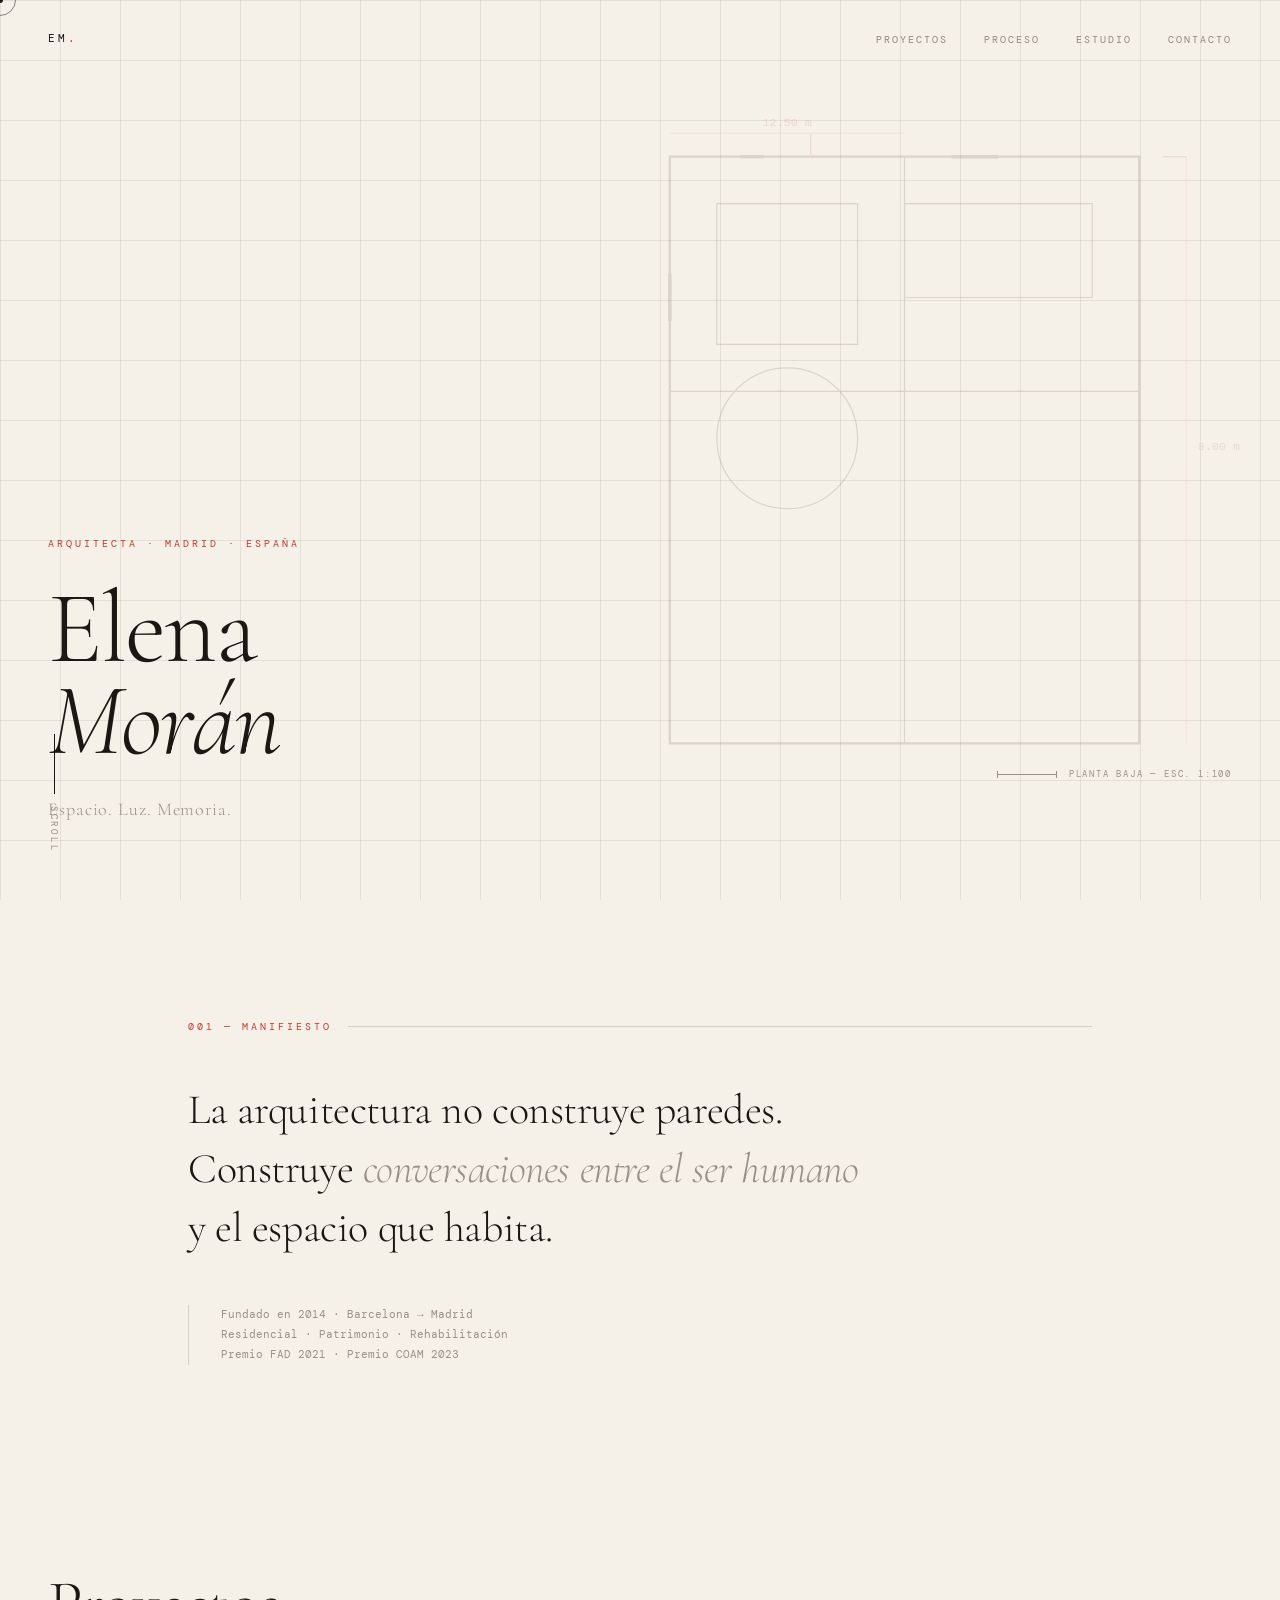
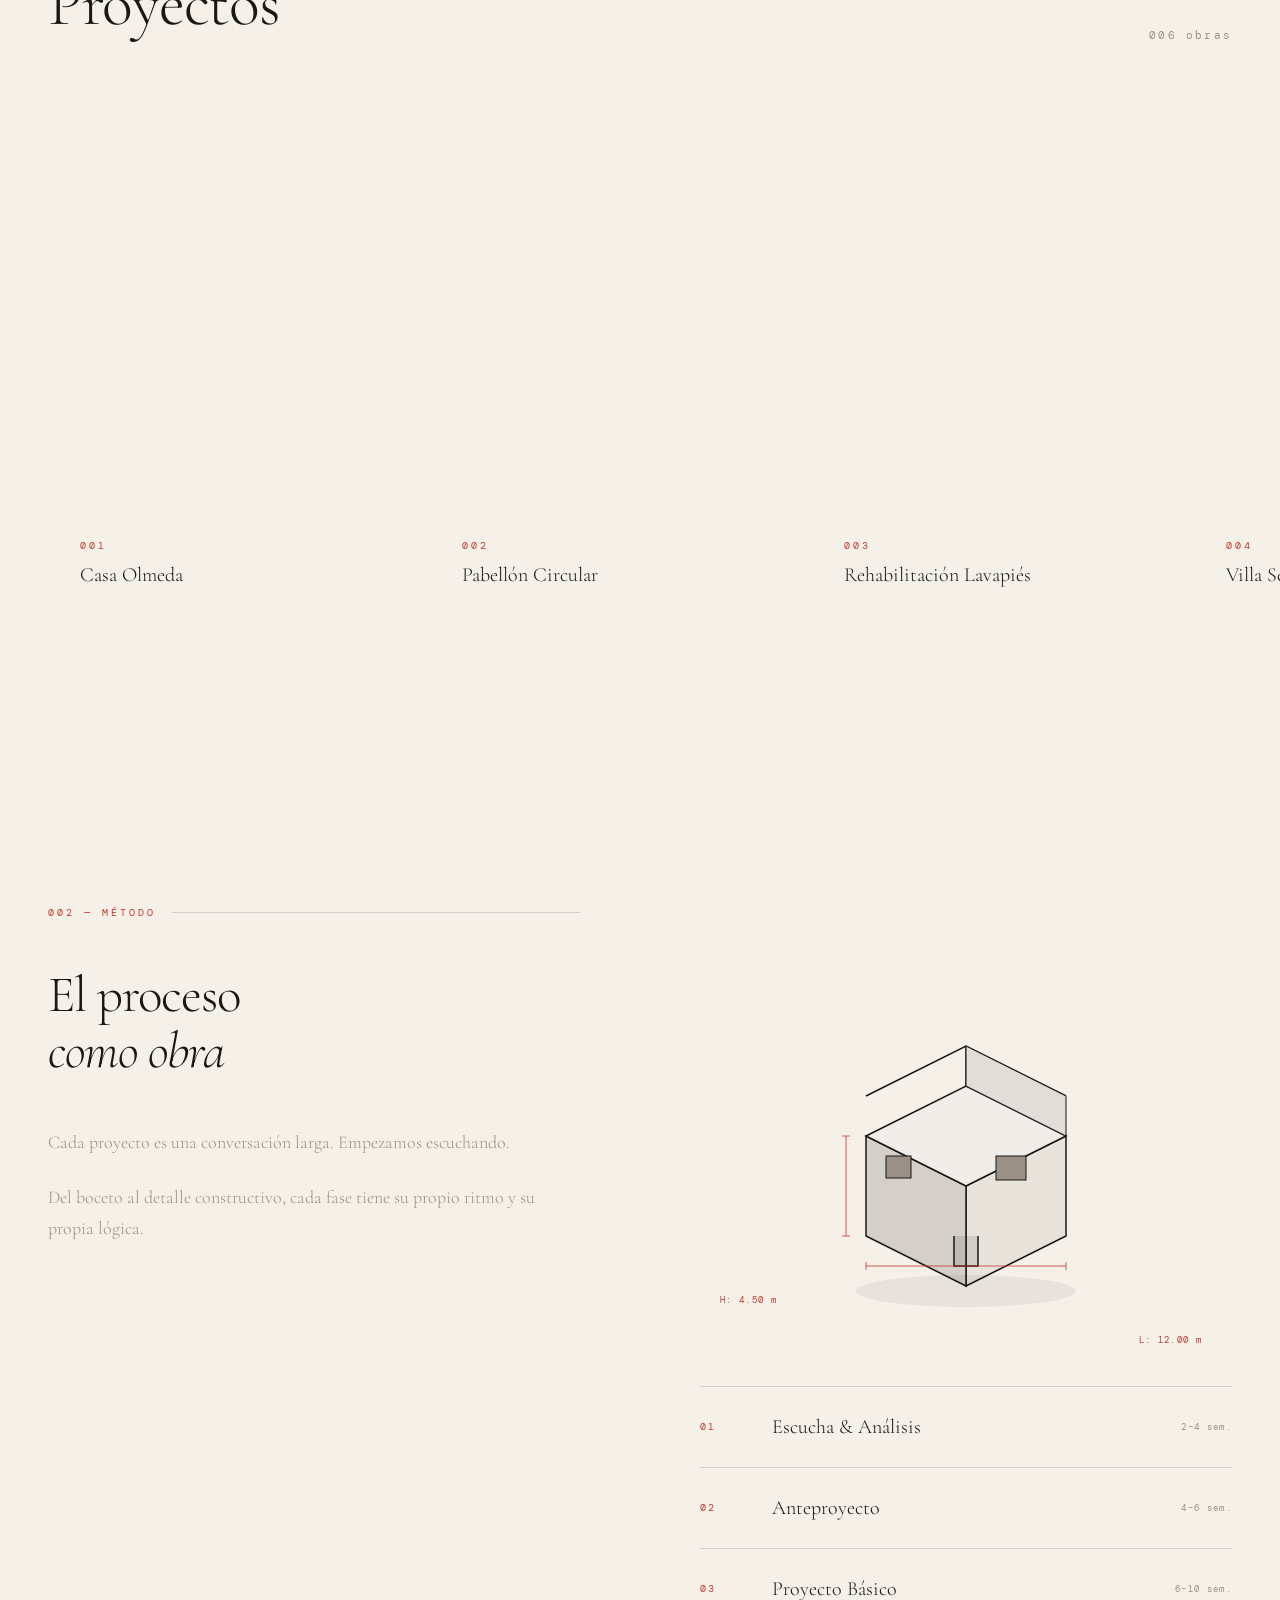
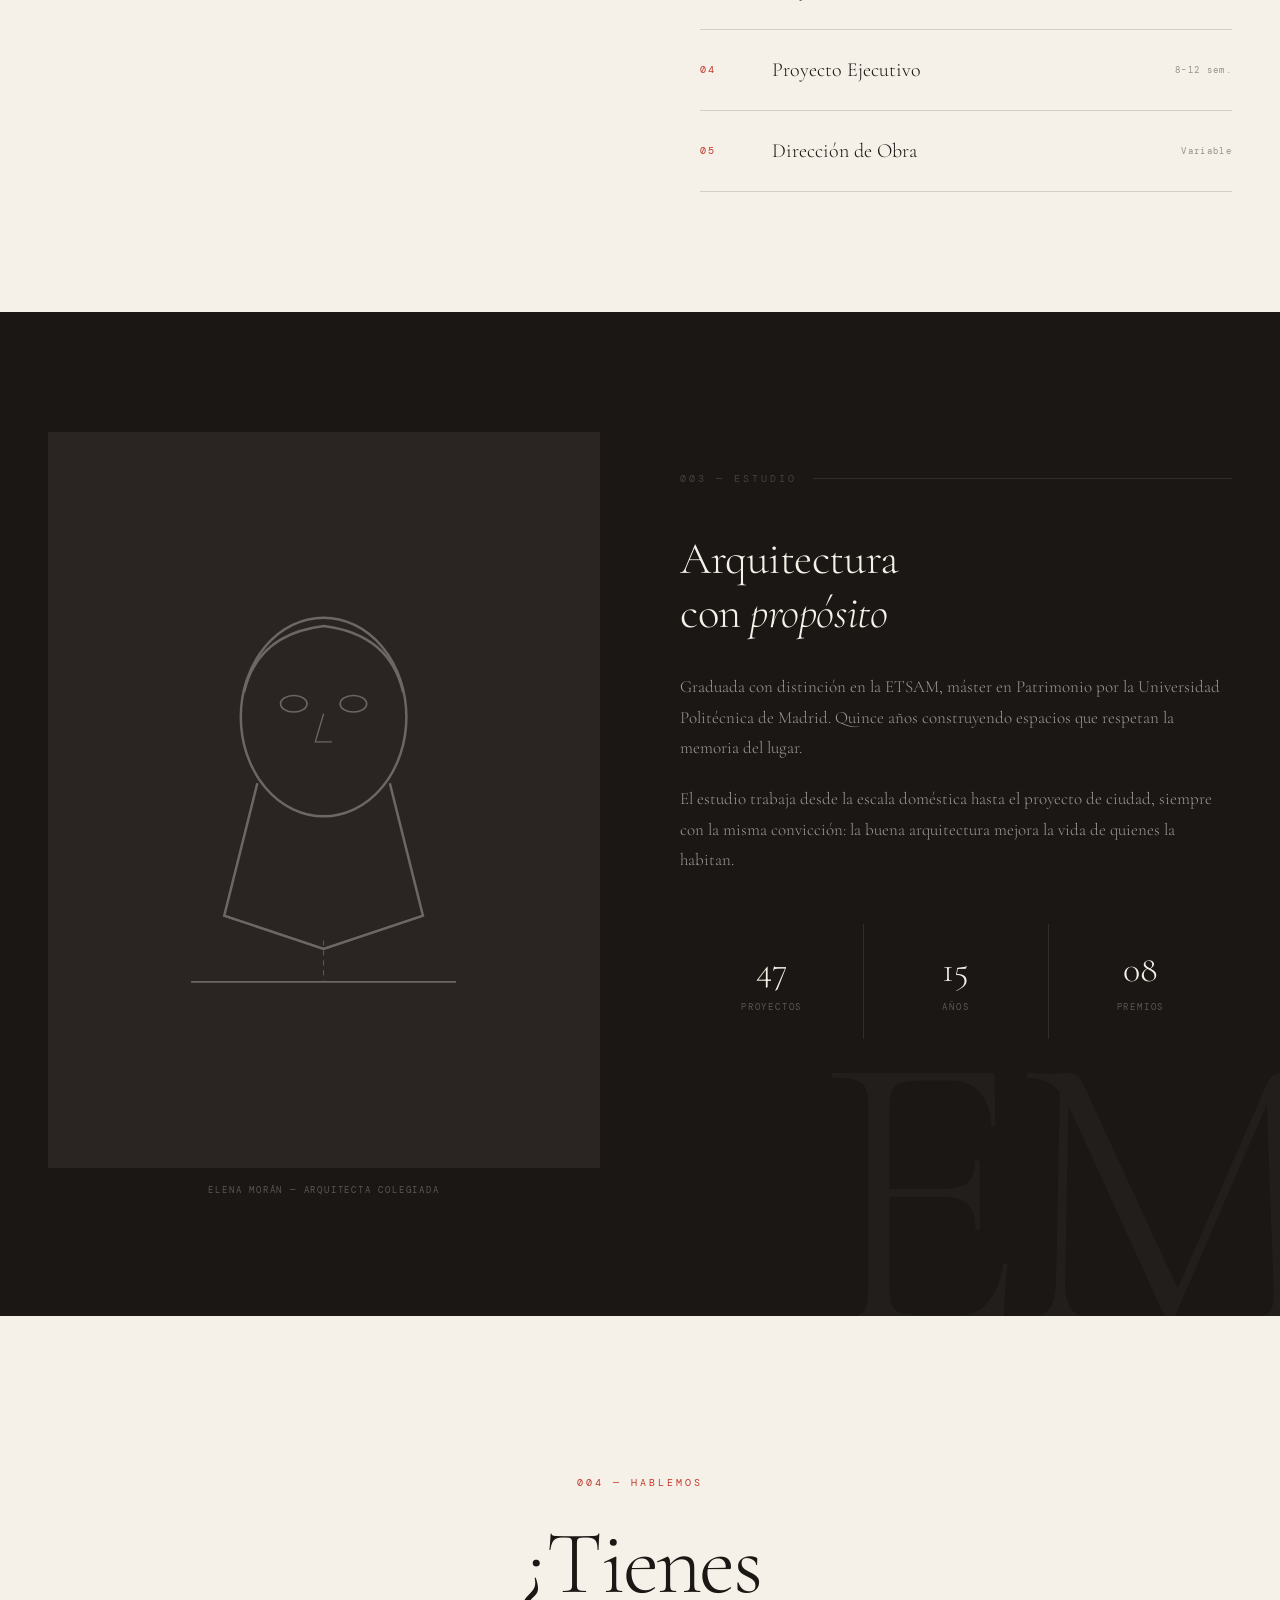
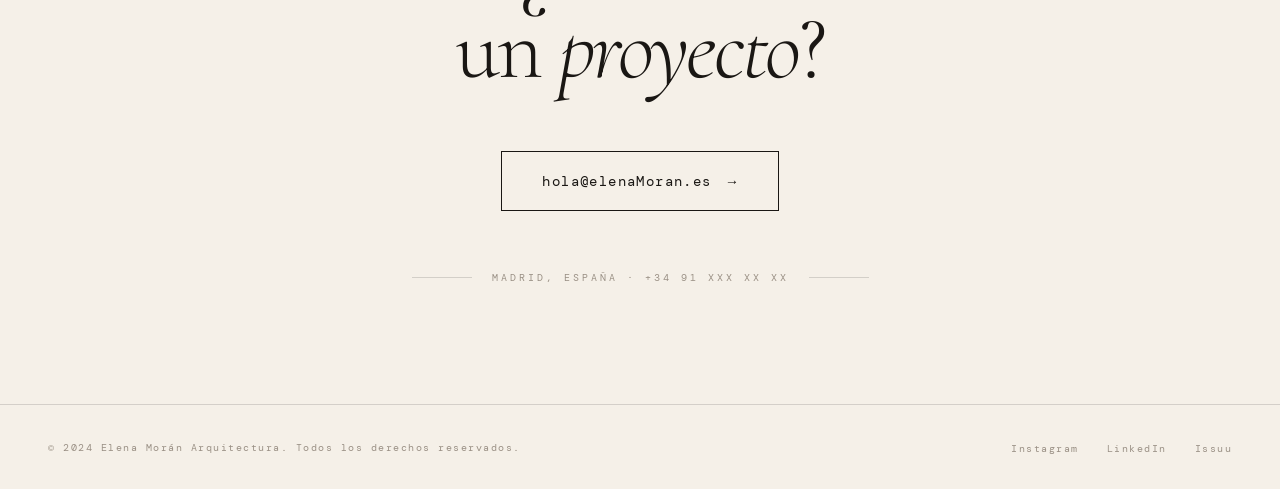
<file: ejemplo.html>
<!DOCTYPE html>
<html lang="es">
<head>
<meta charset="UTF-8">
<meta name="viewport" content="width=device-width, initial-scale=1.0">
<title>Elena Morán — Arquitecta</title>
<link rel="preconnect" href="https://fonts.googleapis.com">
<link href="https://fonts.googleapis.com/css2?family=Cormorant+Garamond:ital,wght@0,300;0,400;1,300;1,400&family=DM+Mono:wght@300;400&display=swap" rel="stylesheet">
<style>
  :root {
    --paper: #F5F0E8;
    --ink: #1A1714;
    --red: #C1392B;
    --warm-gray: #9A9085;
    --line: rgba(26,23,20,0.15);
    --rule: rgba(26,23,20,0.08);
  }

  *, *::before, *::after { margin: 0; padding: 0; box-sizing: border-box; }

  html { scroll-behavior: smooth; }

  body {
    background: var(--paper);
    color: var(--ink);
    font-family: 'Cormorant Garamond', Georgia, serif;
    overflow-x: hidden;
    cursor: none;
  }

  /* CUSTOM CURSOR */
  .cursor {
    position: fixed;
    width: 6px; height: 6px;
    background: var(--ink);
    border-radius: 50%;
    pointer-events: none;
    z-index: 9999;
    transform: translate(-50%, -50%);
    transition: width .2s, height .2s, background .2s;
  }
  .cursor-ring {
    position: fixed;
    width: 32px; height: 32px;
    border: 1px solid var(--ink);
    border-radius: 50%;
    pointer-events: none;
    z-index: 9998;
    transform: translate(-50%, -50%);
    transition: all .15s ease;
    opacity: .5;
  }
  body:has(a:hover) .cursor, body:has(button:hover) .cursor { width: 14px; height: 14px; background: var(--red); }
  body:has(a:hover) .cursor-ring, body:has(button:hover) .cursor-ring { opacity: 0; }

  /* BLUEPRINT GRID BACKGROUND */
  .blueprint-bg {
    position: fixed; inset: 0; z-index: 0;
    background-image:
      linear-gradient(var(--rule) 1px, transparent 1px),
      linear-gradient(90deg, var(--rule) 1px, transparent 1px);
    background-size: 60px 60px;
    pointer-events: none;
  }

  /* ===== LOADER ===== */
  #loader {
    position: fixed; inset: 0; z-index: 1000;
    background: var(--ink);
    display: flex; align-items: center; justify-content: center;
    flex-direction: column;
    gap: 24px;
  }
  .loader-line {
    width: 0; height: 1px;
    background: var(--paper);
    animation: drawLine 1.8s ease forwards;
  }
  @keyframes drawLine {
    to { width: 240px; }
  }
  .loader-text {
    font-family: 'DM Mono', monospace;
    font-size: 11px;
    color: var(--paper);
    letter-spacing: .3em;
    opacity: 0;
    animation: fadeIn .6s ease 1.2s forwards;
  }
  @keyframes fadeIn { to { opacity: 1; } }

  /* ===== NAV ===== */
  nav {
    position: fixed; top: 0; left: 0; right: 0; z-index: 100;
    padding: 28px 48px;
    display: flex; justify-content: space-between; align-items: center;
    mix-blend-mode: multiply;
  }
  .nav-logo {
    font-family: 'DM Mono', monospace;
    font-size: 11px;
    letter-spacing: .25em;
    color: var(--ink);
    text-decoration: none;
  }
  .nav-logo span { color: var(--red); }
  .nav-links { display: flex; gap: 36px; list-style: none; }
  .nav-links a {
    font-family: 'DM Mono', monospace;
    font-size: 10px;
    letter-spacing: .2em;
    color: var(--warm-gray);
    text-decoration: none;
    transition: color .2s;
    text-transform: uppercase;
  }
  .nav-links a:hover { color: var(--ink); }

  /* ===== SECTIONS ===== */
  section { position: relative; z-index: 1; }

  /* ===== HERO ===== */
  #hero {
    min-height: 100vh;
    display: grid;
    grid-template-columns: 1fr 1fr;
    align-items: end;
    padding: 0 48px 80px;
    position: relative;
    overflow: hidden;
  }

  /* Animated floor plan drawing */
  .floor-plan {
    position: absolute;
    right: 0; top: 0;
    width: 55%;
    height: 100%;
    opacity: .12;
  }
  .floor-plan svg {
    width: 100%; height: 100%;
  }
  .draw-line {
    stroke-dasharray: 2000;
    stroke-dashoffset: 2000;
    animation: draw 4s ease 2s forwards;
  }
  @keyframes draw {
    to { stroke-dashoffset: 0; }
  }

  .hero-left {
    padding-bottom: 0;
  }
  .hero-tag {
    font-family: 'DM Mono', monospace;
    font-size: 10px;
    letter-spacing: .3em;
    color: var(--red);
    text-transform: uppercase;
    margin-bottom: 32px;
    opacity: 0;
    animation: slideUp .8s ease 2s forwards;
  }
  @keyframes slideUp {
    from { opacity: 0; transform: translateY(16px); }
    to { opacity: 1; transform: translateY(0); }
  }
  .hero-name {
    font-size: clamp(72px, 8vw, 120px);
    font-weight: 300;
    line-height: .9;
    letter-spacing: -.02em;
    opacity: 0;
    animation: slideUp .8s ease 2.2s forwards;
  }
  .hero-name em {
    font-style: italic;
    display: block;
  }
  .hero-role {
    margin-top: 32px;
    font-size: 18px;
    font-weight: 300;
    color: var(--warm-gray);
    letter-spacing: .05em;
    opacity: 0;
    animation: slideUp .8s ease 2.4s forwards;
  }

  /* Measurement annotation */
  .hero-annotation {
    position: absolute;
    bottom: 120px; right: 48px;
    display: flex; align-items: center; gap: 12px;
    opacity: 0;
    animation: fadeIn .6s ease 3s forwards;
  }
  .annotation-line {
    width: 60px; height: 1px;
    background: var(--warm-gray);
    position: relative;
  }
  .annotation-line::before, .annotation-line::after {
    content: '';
    position: absolute;
    top: -3px;
    width: 1px; height: 7px;
    background: var(--warm-gray);
  }
  .annotation-line::before { left: 0; }
  .annotation-line::after { right: 0; }
  .annotation-text {
    font-family: 'DM Mono', monospace;
    font-size: 9px;
    color: var(--warm-gray);
    letter-spacing: .2em;
  }

  /* Scroll indicator */
  .scroll-indicator {
    position: absolute;
    left: 48px; bottom: 48px;
    display: flex; flex-direction: column; align-items: center; gap: 12px;
    opacity: 0;
    animation: fadeIn .6s ease 3.2s forwards;
  }
  .scroll-line {
    width: 1px; height: 60px;
    background: var(--ink);
    position: relative;
    overflow: hidden;
  }
  .scroll-line::after {
    content: '';
    position: absolute;
    top: -60px; left: 0;
    width: 1px; height: 60px;
    background: var(--red);
    animation: scrollDown 1.8s ease-in-out infinite 3.5s;
  }
  @keyframes scrollDown {
    to { top: 120px; }
  }
  .scroll-text {
    font-family: 'DM Mono', monospace;
    font-size: 9px;
    letter-spacing: .3em;
    color: var(--warm-gray);
    writing-mode: vertical-rl;
    text-transform: uppercase;
  }

  /* ===== STATEMENT ===== */
  #statement {
    padding: 120px 48px;
    max-width: 1000px;
    margin: 0 auto;
  }
  .section-number {
    font-family: 'DM Mono', monospace;
    font-size: 10px;
    color: var(--red);
    letter-spacing: .3em;
    margin-bottom: 48px;
    display: flex; align-items: center; gap: 16px;
  }
  .section-number::after {
    content: '';
    flex: 1; height: 1px;
    background: var(--line);
  }
  .statement-text {
    font-size: clamp(28px, 3.5vw, 42px);
    font-weight: 300;
    line-height: 1.4;
    letter-spacing: -.01em;
  }
  .statement-text em { font-style: italic; color: var(--warm-gray); }
  .statement-aside {
    margin-top: 48px;
    padding-left: 32px;
    border-left: 1px solid var(--line);
    font-family: 'DM Mono', monospace;
    font-size: 11px;
    color: var(--warm-gray);
    line-height: 1.8;
  }

  /* ===== PROYECTOS ===== */
  #proyectos {
    padding: 80px 0 160px;
  }
  .projects-header {
    padding: 0 48px 64px;
    display: flex; justify-content: space-between; align-items: flex-end;
  }
  .projects-header h2 {
    font-size: clamp(48px, 5vw, 72px);
    font-weight: 300;
    letter-spacing: -.02em;
  }
  .projects-count {
    font-family: 'DM Mono', monospace;
    font-size: 11px;
    color: var(--warm-gray);
    letter-spacing: .2em;
  }

  /* Horizontal scroll de proyectos */
  .projects-track {
    display: flex;
    gap: 2px;
    padding: 0 48px;
    overflow-x: auto;
    scrollbar-width: none;
    cursor: ew-resize;
  }
  .projects-track::-webkit-scrollbar { display: none; }

  .project-card {
    flex: 0 0 380px;
    height: 520px;
    position: relative;
    overflow: hidden;
    background: var(--ink);
  }
  .project-card::before {
    content: '';
    position: absolute; inset: 0;
    background: var(--paper);
    transform: scaleX(1);
    transform-origin: right;
    transition: transform .6s cubic-bezier(.76,0,.24,1);
    z-index: 1;
  }
  .project-card:hover::before { transform: scaleX(0); }

  .project-visual {
    position: absolute; inset: 0;
    display: flex; align-items: center; justify-content: center;
  }
  .project-visual svg {
    width: 70%; height: 70%;
    opacity: .15;
    transition: opacity .6s;
  }
  .project-card:hover .project-visual svg { opacity: .4; }

  .project-info {
    position: absolute;
    bottom: 0; left: 0; right: 0;
    padding: 32px;
    z-index: 2;
    color: var(--paper);
    transform: translateY(20px);
    opacity: 0;
    transition: all .4s ease .2s;
  }
  .project-card:hover .project-info { transform: translateY(0); opacity: 1; }

  .project-number {
    font-family: 'DM Mono', monospace;
    font-size: 10px;
    letter-spacing: .3em;
    color: var(--red);
    margin-bottom: 12px;
  }
  .project-title {
    font-size: 28px;
    font-weight: 300;
    line-height: 1.1;
    margin-bottom: 8px;
  }
  .project-meta {
    font-family: 'DM Mono', monospace;
    font-size: 10px;
    color: rgba(245,240,232,.5);
    letter-spacing: .15em;
  }

  /* Cover label (visible before hover) */
  .project-cover-label {
    position: absolute;
    bottom: 32px; left: 32px;
    z-index: 2;
    transition: opacity .3s;
  }
  .project-card:hover .project-cover-label { opacity: 0; }
  .project-cover-label .project-number { color: var(--red); }
  .project-cover-label .project-title { color: var(--ink); font-size: 20px; }

  /* ===== PROCESO ===== */
  #proceso {
    padding: 120px 48px;
    display: grid;
    grid-template-columns: 1fr 1fr;
    gap: 120px;
    align-items: start;
  }
  .proceso-left h2 {
    font-size: clamp(40px, 4vw, 64px);
    font-weight: 300;
    line-height: 1.1;
    letter-spacing: -.02em;
    margin-bottom: 48px;
  }
  .proceso-left p {
    font-size: 18px;
    font-weight: 300;
    line-height: 1.7;
    color: var(--warm-gray);
    margin-bottom: 24px;
  }

  .phases {
    display: flex;
    flex-direction: column;
    gap: 0;
  }
  .phase {
    padding: 28px 0;
    border-top: 1px solid var(--line);
    display: grid;
    grid-template-columns: 48px 1fr 80px;
    gap: 24px;
    align-items: center;
    transition: all .2s;
    cursor: default;
  }
  .phase:hover { padding-left: 12px; }
  .phase-num {
    font-family: 'DM Mono', monospace;
    font-size: 10px;
    color: var(--red);
    letter-spacing: .2em;
  }
  .phase-name {
    font-size: 20px;
    font-weight: 300;
  }
  .phase-dur {
    font-family: 'DM Mono', monospace;
    font-size: 9px;
    color: var(--warm-gray);
    letter-spacing: .15em;
    text-align: right;
  }
  .phase:last-child { border-bottom: 1px solid var(--line); }

  /* Axonometric building animation */
  .axo-container {
    position: relative;
    height: 480px;
    display: flex; align-items: center; justify-content: center;
  }
  .axo-svg {
    width: 100%;
    max-width: 400px;
  }
  .axo-face {
    transform-origin: center;
    animation: buildUp .8s ease both;
  }
  .axo-face-1 { animation-delay: .2s; }
  .axo-face-2 { animation-delay: .4s; }
  .axo-face-3 { animation-delay: .6s; }
  .axo-detail { animation-delay: .9s; }
  @keyframes buildUp {
    from { opacity: 0; transform: translateY(20px); }
    to { opacity: 1; transform: translateY(0); }
  }
  .axo-dimension {
    position: absolute;
    font-family: 'DM Mono', monospace;
    font-size: 9px;
    color: var(--red);
    letter-spacing: .15em;
  }
  .axo-dim-1 { bottom: 80px; left: 20px; }
  .axo-dim-2 { bottom: 40px; right: 30px; }

  /* ===== ABOUT ===== */
  #about {
    padding: 120px 48px;
    background: var(--ink);
    display: grid;
    grid-template-columns: 1fr 1fr;
    gap: 80px;
    position: relative;
    overflow: hidden;
  }
  #about::before {
    content: 'EM';
    position: absolute;
    font-size: 400px;
    font-weight: 300;
    color: rgba(245,240,232,.03);
    right: -40px; bottom: -80px;
    line-height: 1;
    pointer-events: none;
    letter-spacing: -.05em;
  }
  .about-photo {
    position: relative;
  }
  .photo-frame {
    width: 100%;
    aspect-ratio: 3/4;
    background: #2A2522;
    position: relative;
    overflow: hidden;
  }
  /* Sketched portrait effect */
  .photo-sketch {
    position: absolute; inset: 0;
    display: flex; align-items: center; justify-content: center;
  }
  .photo-sketch svg {
    width: 60%; height: 60%;
    opacity: .3;
  }
  .photo-caption {
    margin-top: 16px;
    font-family: 'DM Mono', monospace;
    font-size: 9px;
    color: rgba(245,240,232,.3);
    letter-spacing: .2em;
    text-align: center;
  }

  .about-content { padding-top: 40px; }
  .about-content .section-number { color: rgba(245,240,232,.2); }
  .about-content .section-number::after { background: rgba(245,240,232,.1); }
  .about-content h2 {
    font-size: clamp(36px, 3.5vw, 52px);
    font-weight: 300;
    color: var(--paper);
    line-height: 1.2;
    margin-bottom: 32px;
    letter-spacing: -.01em;
  }
  .about-content p {
    font-size: 17px;
    font-weight: 300;
    color: rgba(245,240,232,.6);
    line-height: 1.8;
    margin-bottom: 20px;
  }
  .about-stats {
    margin-top: 48px;
    display: grid;
    grid-template-columns: repeat(3, 1fr);
    gap: 1px;
    background: rgba(245,240,232,.1);
  }
  .stat {
    background: var(--ink);
    padding: 24px 20px;
    text-align: center;
  }
  .stat-num {
    font-size: 36px;
    font-weight: 300;
    color: var(--paper);
    display: block;
    margin-bottom: 4px;
  }
  .stat-label {
    font-family: 'DM Mono', monospace;
    font-size: 9px;
    color: rgba(245,240,232,.3);
    letter-spacing: .2em;
    text-transform: uppercase;
  }

  /* ===== CONTACT ===== */
  #contacto {
    padding: 160px 48px 120px;
    text-align: center;
    position: relative;
  }
  .contact-tag {
    font-family: 'DM Mono', monospace;
    font-size: 10px;
    letter-spacing: .3em;
    color: var(--red);
    text-transform: uppercase;
    margin-bottom: 32px;
    display: block;
  }
  .contact-heading {
    font-size: clamp(52px, 7vw, 96px);
    font-weight: 300;
    letter-spacing: -.03em;
    line-height: .95;
    margin-bottom: 60px;
  }
  .contact-heading em { font-style: italic; }
  .contact-email {
    display: inline-flex;
    align-items: center;
    gap: 16px;
    font-family: 'DM Mono', monospace;
    font-size: 14px;
    letter-spacing: .1em;
    color: var(--ink);
    text-decoration: none;
    padding: 20px 40px;
    border: 1px solid var(--ink);
    position: relative;
    overflow: hidden;
    transition: color .4s;
  }
  .contact-email::before {
    content: '';
    position: absolute; inset: 0;
    background: var(--ink);
    transform: translateX(-101%);
    transition: transform .4s cubic-bezier(.76,0,.24,1);
  }
  .contact-email:hover { color: var(--paper); }
  .contact-email:hover::before { transform: translateX(0); }
  .contact-email span { position: relative; z-index: 1; }
  .contact-arrow { position: relative; z-index: 1; transition: transform .3s; }
  .contact-email:hover .contact-arrow { transform: translateX(8px); }

  /* Location tag */
  .contact-location {
    margin-top: 60px;
    font-family: 'DM Mono', monospace;
    font-size: 10px;
    color: var(--warm-gray);
    letter-spacing: .3em;
    text-transform: uppercase;
    display: flex; align-items: center; justify-content: center; gap: 20px;
  }
  .contact-location::before, .contact-location::after {
    content: ''; flex: 0 0 60px; height: 1px; background: var(--line);
  }

  /* ===== FOOTER ===== */
  footer {
    padding: 32px 48px;
    border-top: 1px solid var(--line);
    display: flex; justify-content: space-between; align-items: center;
  }
  .footer-copy {
    font-family: 'DM Mono', monospace;
    font-size: 10px;
    color: var(--warm-gray);
    letter-spacing: .15em;
  }
  .footer-links { display: flex; gap: 28px; list-style: none; }
  .footer-links a {
    font-family: 'DM Mono', monospace;
    font-size: 10px;
    color: var(--warm-gray);
    text-decoration: none;
    letter-spacing: .15em;
    transition: color .2s;
  }
  .footer-links a:hover { color: var(--ink); }

  /* ===== SCROLL ANIMATIONS ===== */
  .reveal {
    opacity: 0;
    transform: translateY(32px);
    transition: opacity .8s ease, transform .8s ease;
  }
  .reveal.visible { opacity: 1; transform: translateY(0); }
  .reveal-delay-1 { transition-delay: .1s; }
  .reveal-delay-2 { transition-delay: .2s; }
  .reveal-delay-3 { transition-delay: .3s; }

  /* ===== MOBILE ===== */
  @media (max-width: 768px) {
    #hero { grid-template-columns: 1fr; padding: 100px 24px 60px; }
    .floor-plan { width: 100%; opacity: .06; }
    nav { padding: 20px 24px; }
    .nav-links { display: none; }
    #proceso { grid-template-columns: 1fr; padding: 80px 24px; gap: 60px; }
    #about { grid-template-columns: 1fr; padding: 80px 24px; }
    #contacto { padding: 100px 24px 80px; }
    footer { padding: 24px; flex-direction: column; gap: 16px; }
    .projects-track { padding: 0 24px; }
    .project-card { flex: 0 0 300px; height: 420px; }
  }
</style>
</head>
<body>

<div class="cursor" id="cursor"></div>
<div class="cursor-ring" id="cursorRing"></div>
<div class="blueprint-bg"></div>

<!-- LOADER -->
<div id="loader">
  <div class="loader-line"></div>
  <div class="loader-text">CARGANDO PORTAFOLIO</div>
</div>

<!-- NAV -->
<nav>
  <a href="#" class="nav-logo">EM<span>.</span></a>
  <ul class="nav-links">
    <li><a href="#proyectos">Proyectos</a></li>
    <li><a href="#proceso">Proceso</a></li>
    <li><a href="#about">Estudio</a></li>
    <li><a href="#contacto">Contacto</a></li>
  </ul>
</nav>

<!-- HERO -->
<section id="hero">
  <!-- Floor plan drawing -->
  <div class="floor-plan">
    <svg viewBox="0 0 600 700" fill="none" xmlns="http://www.w3.org/2000/svg">
      <!-- Plano de planta animado -->
      <rect class="draw-line" x="80" y="100" width="400" height="500" stroke="#1A1714" stroke-width="2"/>
      <line class="draw-line" x1="80" y1="300" x2="480" y2="300" stroke="#1A1714" stroke-width="1"/>
      <line class="draw-line" x1="280" y1="100" x2="280" y2="600" stroke="#1A1714" stroke-width="1"/>
      <rect class="draw-line" x="120" y="140" width="120" height="120" stroke="#1A1714" stroke-width="1" stroke-dasharray="4 4"/>
      <rect class="draw-line" x="280" y="140" width="160" height="80" stroke="#1A1714" stroke-width="1" stroke-dasharray="4 4"/>
      <circle class="draw-line" cx="180" cy="340" r="60" stroke="#1A1714" stroke-width="1"/>
      <line class="draw-line" x1="200" y1="100" x2="200" y2="80" stroke="#C1392B" stroke-width="1"/>
      <line class="draw-line" x1="80" y1="80" x2="280" y2="80" stroke="#C1392B" stroke-width="0.5"/>
      <text x="180" y="74" fill="#C1392B" font-family="monospace" font-size="10" text-anchor="middle">12.50 m</text>
      <line class="draw-line" x1="500" y1="100" x2="520" y2="100" stroke="#C1392B" stroke-width="1"/>
      <line class="draw-line" x1="520" y1="100" x2="520" y2="600" stroke="#C1392B" stroke-width="0.5"/>
      <text x="530" y="350" fill="#C1392B" font-family="monospace" font-size="10" text-anchor="start">8.00 m</text>
      <!-- Windows -->
      <line class="draw-line" x1="140" y1="100" x2="160" y2="100" stroke="#1A1714" stroke-width="3"/>
      <line class="draw-line" x1="320" y1="100" x2="360" y2="100" stroke="#1A1714" stroke-width="3"/>
      <line class="draw-line" x1="80" y1="200" x2="80" y2="240" stroke="#1A1714" stroke-width="3"/>
    </svg>
  </div>

  <div class="hero-left">
    <div class="hero-tag">Arquitecta · Madrid · España</div>
    <h1 class="hero-name">
      Elena<br>
      <em>Morán</em>
    </h1>
    <p class="hero-role">Espacio. Luz. Memoria.</p>
  </div>

  <div class="hero-annotation">
    <div class="annotation-line"></div>
    <span class="annotation-text">PLANTA BAJA — ESC. 1:100</span>
  </div>

  <div class="scroll-indicator">
    <div class="scroll-line"></div>
    <span class="scroll-text">Scroll</span>
  </div>
</section>

<!-- STATEMENT -->
<section id="statement">
  <div class="section-number reveal">001 — MANIFIESTO</div>
  <p class="statement-text reveal reveal-delay-1">
    La arquitectura no construye paredes.<br>
    Construye <em>conversaciones entre el ser humano</em><br>
    y el espacio que habita.
  </p>
  <div class="statement-aside reveal reveal-delay-2">
    Fundado en 2014 · Barcelona → Madrid<br>
    Residencial · Patrimonio · Rehabilitación<br>
    Premio FAD 2021 · Premio COAM 2023
  </div>
</section>

<!-- PROYECTOS -->
<section id="proyectos">
  <div class="projects-header reveal">
    <h2>Proyectos</h2>
    <span class="projects-count">006 obras</span>
  </div>

  <div class="projects-track" id="projectsTrack">
    <!-- Proyecto 1 -->
    <div class="project-card">
      <div class="project-visual">
        <svg viewBox="0 0 200 200" fill="none" xmlns="http://www.w3.org/2000/svg">
          <rect x="40" y="80" width="120" height="100" stroke="white" stroke-width="1.5"/>
          <rect x="60" y="40" width="80" height="60" stroke="white" stroke-width="1.5"/>
          <rect x="80" y="10" width="40" height="40" stroke="white" stroke-width="1"/>
          <line x1="100" y1="10" x2="100" y2="180" stroke="white" stroke-width="0.5" stroke-dasharray="4 4"/>
          <rect x="50" y="100" width="20" height="30" stroke="white" stroke-width="1"/>
          <rect x="130" y="100" width="20" height="30" stroke="white" stroke-width="1"/>
          <rect x="85" y="130" width="30" height="50" stroke="white" stroke-width="1"/>
        </svg>
      </div>
      <div class="project-cover-label">
        <div class="project-number">001</div>
        <div class="project-title">Casa Olmeda</div>
      </div>
      <div class="project-info">
        <div class="project-number">001 — RESIDENCIAL</div>
        <div class="project-title">Casa<br>Olmeda</div>
        <div class="project-meta">TOLEDO · 2023 · 340 m²</div>
      </div>
    </div>

    <!-- Proyecto 2 -->
    <div class="project-card">
      <div class="project-visual">
        <svg viewBox="0 0 200 200" fill="none" xmlns="http://www.w3.org/2000/svg">
          <circle cx="100" cy="100" r="80" stroke="white" stroke-width="1.5"/>
          <circle cx="100" cy="100" r="50" stroke="white" stroke-width="1"/>
          <circle cx="100" cy="100" r="20" stroke="white" stroke-width="1"/>
          <line x1="20" y1="100" x2="180" y2="100" stroke="white" stroke-width="0.5"/>
          <line x1="100" y1="20" x2="100" y2="180" stroke="white" stroke-width="0.5"/>
          <path d="M 100 20 A 80 80 0 0 1 180 100" stroke="white" stroke-width="2"/>
        </svg>
      </div>
      <div class="project-cover-label">
        <div class="project-number">002</div>
        <div class="project-title">Pabellón Circular</div>
      </div>
      <div class="project-info">
        <div class="project-number">002 — EQUIPAMIENTO</div>
        <div class="project-title">Pabellón<br>Circular</div>
        <div class="project-meta">MADRID · 2022 · 1.200 m²</div>
      </div>
    </div>

    <!-- Proyecto 3 -->
    <div class="project-card">
      <div class="project-visual">
        <svg viewBox="0 0 200 200" fill="none" xmlns="http://www.w3.org/2000/svg">
          <path d="M 40 160 L 40 60 L 100 20 L 160 60 L 160 160 Z" stroke="white" stroke-width="1.5"/>
          <path d="M 40 60 L 160 60" stroke="white" stroke-width="0.5"/>
          <path d="M 40 100 L 160 100" stroke="white" stroke-width="0.5"/>
          <path d="M 40 130 L 160 130" stroke="white" stroke-width="0.5"/>
          <rect x="80" y="120" width="40" height="40" stroke="white" stroke-width="1"/>
          <rect x="55" y="70" width="25" height="20" stroke="white" stroke-width="1"/>
          <rect x="120" y="70" width="25" height="20" stroke="white" stroke-width="1"/>
        </svg>
      </div>
      <div class="project-cover-label">
        <div class="project-number">003</div>
        <div class="project-title">Rehabilitación Lavapiés</div>
      </div>
      <div class="project-info">
        <div class="project-number">003 — REHABILITACIÓN</div>
        <div class="project-title">Lavapiés<br>XII</div>
        <div class="project-meta">MADRID · 2021 · 680 m²</div>
      </div>
    </div>

    <!-- Proyecto 4 -->
    <div class="project-card">
      <div class="project-visual">
        <svg viewBox="0 0 200 200" fill="none" xmlns="http://www.w3.org/2000/svg">
          <rect x="20" y="80" width="160" height="100" stroke="white" stroke-width="1.5"/>
          <path d="M 20 80 L 100 20 L 180 80" stroke="white" stroke-width="1.5"/>
          <line x1="20" y1="80" x2="20" y2="180" stroke="white" stroke-width="1.5"/>
          <line x1="180" y1="80" x2="180" y2="180" stroke="white" stroke-width="1.5"/>
          <line x1="20" y1="180" x2="180" y2="180" stroke="white" stroke-width="1.5"/>
          <!-- Alzado lateral axonométrico -->
          <path d="M 180 80 L 200 60 L 200 160 L 180 180" stroke="white" stroke-width="1" stroke-dasharray="3 3"/>
          <path d="M 100 20 L 120 0 L 200 60 L 180 80" stroke="white" stroke-width="1" stroke-dasharray="3 3"/>
        </svg>
      </div>
      <div class="project-cover-label">
        <div class="project-number">004</div>
        <div class="project-title">Villa Serra</div>
      </div>
      <div class="project-info">
        <div class="project-number">004 — RESIDENCIAL</div>
        <div class="project-title">Villa<br>Serra</div>
        <div class="project-meta">BARCELONA · 2020 · 520 m²</div>
      </div>
    </div>

    <!-- Proyecto 5 -->
    <div class="project-card">
      <div class="project-visual">
        <svg viewBox="0 0 200 200" fill="none" xmlns="http://www.w3.org/2000/svg">
          <rect x="30" y="30" width="60" height="140" stroke="white" stroke-width="1.5"/>
          <rect x="110" y="70" width="60" height="100" stroke="white" stroke-width="1.5"/>
          <rect x="30" y="30" width="60" height="20" stroke="white" stroke-width="1" fill="white" fill-opacity="0.1"/>
          <rect x="110" y="70" width="60" height="20" stroke="white" stroke-width="1" fill="white" fill-opacity="0.1"/>
          <line x1="90" y1="100" x2="110" y2="100" stroke="white" stroke-width="1" stroke-dasharray="2 2"/>
          <line x1="30" y1="170" x2="170" y2="170" stroke="white" stroke-width="1.5"/>
        </svg>
      </div>
      <div class="project-cover-label">
        <div class="project-number">005</div>
        <div class="project-title">Torres Gemelas</div>
      </div>
      <div class="project-info">
        <div class="project-number">005 — CONCURSO</div>
        <div class="project-title">Torres<br>Gemelas</div>
        <div class="project-meta">BILBAO · 2019 · 4.800 m²</div>
      </div>
    </div>

    <!-- Proyecto 6 -->
    <div class="project-card">
      <div class="project-visual">
        <svg viewBox="0 0 200 200" fill="none" xmlns="http://www.w3.org/2000/svg">
          <path d="M 100 10 L 190 55 L 190 145 L 100 190 L 10 145 L 10 55 Z" stroke="white" stroke-width="1.5"/>
          <path d="M 100 40 L 165 75 L 165 125 L 100 160 L 35 125 L 35 75 Z" stroke="white" stroke-width="1"/>
          <circle cx="100" cy="100" r="20" stroke="white" stroke-width="1.5"/>
          <line x1="100" y1="10" x2="100" y2="190" stroke="white" stroke-width="0.5" stroke-dasharray="4 4"/>
          <line x1="10" y1="100" x2="190" y2="100" stroke="white" stroke-width="0.5" stroke-dasharray="4 4"/>
        </svg>
      </div>
      <div class="project-cover-label">
        <div class="project-number">006</div>
        <div class="project-title">Museo Hexágono</div>
      </div>
      <div class="project-info">
        <div class="project-number">006 — CULTURAL</div>
        <div class="project-title">Museo<br>Hexágono</div>
        <div class="project-meta">SEVILLA · 2018 · 2.100 m²</div>
      </div>
    </div>
  </div>
</section>

<!-- PROCESO -->
<section id="proceso">
  <div class="proceso-left reveal">
    <div class="section-number">002 — MÉTODO</div>
    <h2>El proceso<br><em>como obra</em></h2>
    <p>Cada proyecto es una conversación larga. Empezamos escuchando.</p>
    <p>Del boceto al detalle constructivo, cada fase tiene su propio ritmo y su propia lógica.</p>
  </div>

  <div class="proceso-right">
    <!-- Axonometric building -->
    <div class="axo-container reveal">
      <svg class="axo-svg" viewBox="0 0 400 400" fill="none" xmlns="http://www.w3.org/2000/svg">
        <!-- Isometric house -->
        <!-- Base floor -->
        <path class="axo-face axo-face-1" d="M 200 240 L 300 190 L 300 290 L 200 340 Z" fill="#E8E3DB" stroke="#1A1714" stroke-width="1.5"/>
        <!-- Left wall -->
        <path class="axo-face axo-face-2" d="M 100 190 L 200 240 L 200 340 L 100 290 Z" fill="#D4CFC8" stroke="#1A1714" stroke-width="1.5"/>
        <!-- Roof face front -->
        <path class="axo-face axo-face-3" d="M 100 190 L 200 140 L 300 190 L 200 240 Z" fill="#F0EDE8" stroke="#1A1714" stroke-width="1.5"/>
        <!-- Roof peak line -->
        <line class="axo-detail" x1="200" y1="100" x2="200" y2="140" stroke="#1A1714" stroke-width="1.5"/>
        <path class="axo-detail" d="M 100 150 L 200 100 L 300 150" stroke="#1A1714" stroke-width="1.5" fill="none"/>
        <!-- Top back roof -->
        <path class="axo-detail" d="M 200 100 L 300 150 L 300 190 L 200 140 Z" fill="#E0DDD8" stroke="#1A1714" stroke-width="1"/>
        <!-- Window right wall -->
        <rect class="axo-detail" x="230" y="210" width="30" height="24" fill="#9A9085" stroke="#1A1714" stroke-width="1"/>
        <!-- Window left wall -->
        <rect class="axo-detail" x="120" y="210" width="25" height="22" fill="#9A9085" stroke="#1A1714" stroke-width="1"/>
        <!-- Door -->
        <path class="axo-detail" d="M 188 290 L 188 320 L 212 320 L 212 290" stroke="#1A1714" stroke-width="1.5" fill="#1A1714" fill-opacity="0.1"/>

        <!-- Ground shadow -->
        <ellipse cx="200" cy="345" rx="110" ry="16" fill="rgba(26,23,20,0.06)"/>

        <!-- Dimension lines -->
        <line x1="80" y1="190" x2="80" y2="290" stroke="#C1392B" stroke-width="0.8"/>
        <line x1="76" y1="190" x2="84" y2="190" stroke="#C1392B" stroke-width="0.8"/>
        <line x1="76" y1="290" x2="84" y2="290" stroke="#C1392B" stroke-width="0.8"/>

        <line x1="100" y1="320" x2="300" y2="320" stroke="#C1392B" stroke-width="0.8"/>
        <line x1="100" y1="316" x2="100" y2="324" stroke="#C1392B" stroke-width="0.8"/>
        <line x1="300" y1="316" x2="300" y2="324" stroke="#C1392B" stroke-width="0.8"/>
      </svg>
      <span class="axo-dimension axo-dim-1">H: 4.50 m</span>
      <span class="axo-dimension axo-dim-2">L: 12.00 m</span>
    </div>

    <!-- Phases -->
    <div class="phases">
      <div class="phase reveal">
        <span class="phase-num">01</span>
        <span class="phase-name">Escucha & Análisis</span>
        <span class="phase-dur">2–4 sem.</span>
      </div>
      <div class="phase reveal reveal-delay-1">
        <span class="phase-num">02</span>
        <span class="phase-name">Anteproyecto</span>
        <span class="phase-dur">4–6 sem.</span>
      </div>
      <div class="phase reveal reveal-delay-2">
        <span class="phase-num">03</span>
        <span class="phase-name">Proyecto Básico</span>
        <span class="phase-dur">6–10 sem.</span>
      </div>
      <div class="phase reveal reveal-delay-3">
        <span class="phase-num">04</span>
        <span class="phase-name">Proyecto Ejecutivo</span>
        <span class="phase-dur">8–12 sem.</span>
      </div>
      <div class="phase reveal">
        <span class="phase-num">05</span>
        <span class="phase-name">Dirección de Obra</span>
        <span class="phase-dur">Variable</span>
      </div>
    </div>
  </div>
</section>

<!-- ABOUT -->
<section id="about">
  <div class="about-photo reveal">
    <div class="photo-frame">
      <div class="photo-sketch">
        <!-- Architectural portrait sketch -->
        <svg viewBox="0 0 200 260" fill="none" xmlns="http://www.w3.org/2000/svg">
          <ellipse cx="100" cy="80" rx="50" ry="60" stroke="white" stroke-width="1.5"/>
          <path d="M 60 120 L 40 200 L 100 220 L 160 200 L 140 120" stroke="white" stroke-width="1.5" fill="none"/>
          <line x1="40" y1="200" x2="100" y2="220" stroke="white" stroke-width="1"/>
          <line x1="100" y1="220" x2="160" y2="200" stroke="white" stroke-width="1"/>
          <!-- eyes -->
          <ellipse cx="82" cy="72" rx="8" ry="5" stroke="white" stroke-width="1"/>
          <ellipse cx="118" cy="72" rx="8" ry="5" stroke="white" stroke-width="1"/>
          <!-- nose -->
          <path d="M 100 78 L 95 95 L 105 95" stroke="white" stroke-width="0.8" fill="none"/>
          <!-- hair -->
          <path d="M 52 65 Q 60 30 100 25 Q 140 30 148 65" stroke="white" stroke-width="1.5" fill="none"/>
          <!-- t-square reference -->
          <line x1="20" y1="240" x2="180" y2="240" stroke="white" stroke-width="1"/>
          <line x1="100" y1="215" x2="100" y2="240" stroke="white" stroke-width="0.5" stroke-dasharray="3 3"/>
        </svg>
      </div>
    </div>
    <div class="photo-caption">ELENA MORÁN — ARQUITECTA COLEGIADA</div>
  </div>

  <div class="about-content reveal reveal-delay-1">
    <div class="section-number">003 — ESTUDIO</div>
    <h2>Arquitectura<br>con <em>propósito</em></h2>
    <p>Graduada con distinción en la ETSAM, máster en Patrimonio por la Universidad Politécnica de Madrid. Quince años construyendo espacios que respetan la memoria del lugar.</p>
    <p>El estudio trabaja desde la escala doméstica hasta el proyecto de ciudad, siempre con la misma convicción: la buena arquitectura mejora la vida de quienes la habitan.</p>
    <div class="about-stats">
      <div class="stat">
        <span class="stat-num">47</span>
        <span class="stat-label">Proyectos</span>
      </div>
      <div class="stat">
        <span class="stat-num">15</span>
        <span class="stat-label">Años</span>
      </div>
      <div class="stat">
        <span class="stat-num">08</span>
        <span class="stat-label">Premios</span>
      </div>
    </div>
  </div>
</section>

<!-- CONTACTO -->
<section id="contacto">
  <span class="contact-tag reveal">004 — Hablemos</span>
  <h2 class="contact-heading reveal reveal-delay-1">
    ¿Tienes<br>un <em>proyecto</em>?
  </h2>
  <a href="mailto:hola@elenaMoran.es" class="contact-email reveal reveal-delay-2">
    <span>hola@elenaMoran.es</span>
    <span class="contact-arrow">→</span>
  </a>
  <div class="contact-location reveal reveal-delay-3">
    Madrid, España · +34 91 XXX XX XX
  </div>
</section>

<!-- FOOTER -->
<footer>
  <span class="footer-copy">© 2024 Elena Morán Arquitectura. Todos los derechos reservados.</span>
  <ul class="footer-links">
    <li><a href="#">Instagram</a></li>
    <li><a href="#">LinkedIn</a></li>
    <li><a href="#">Issuu</a></li>
  </ul>
</footer>

<script>
  // Loader
  window.addEventListener('load', () => {
    setTimeout(() => {
      document.getElementById('loader').style.transition = 'opacity .6s ease';
      document.getElementById('loader').style.opacity = '0';
      setTimeout(() => {
        document.getElementById('loader').style.display = 'none';
      }, 600);
    }, 2200);
  });

  // Cursor
  const cursor = document.getElementById('cursor');
  const ring = document.getElementById('cursorRing');
  let rx = 0, ry = 0, cx = 0, cy = 0;

  document.addEventListener('mousemove', e => {
    cx = e.clientX; cy = e.clientY;
    cursor.style.left = cx + 'px';
    cursor.style.top = cy + 'px';
  });

  (function animRing() {
    rx += (cx - rx) * .12;
    ry += (cy - ry) * .12;
    ring.style.left = rx + 'px';
    ring.style.top = ry + 'px';
    requestAnimationFrame(animRing);
  })();

  // Scroll reveal
  const reveals = document.querySelectorAll('.reveal');
  const observer = new IntersectionObserver(entries => {
    entries.forEach(e => {
      if (e.isIntersecting) { e.target.classList.add('visible'); }
    });
  }, { threshold: 0.1 });
  reveals.forEach(el => observer.observe(el));

  // Horizontal drag scroll on projects
  const track = document.getElementById('projectsTrack');
  let isDown = false, startX, scrollLeft;

  track.addEventListener('mousedown', e => {
    isDown = true;
    startX = e.pageX - track.offsetLeft;
    scrollLeft = track.scrollLeft;
  });
  track.addEventListener('mouseleave', () => isDown = false);
  track.addEventListener('mouseup', () => isDown = false);
  track.addEventListener('mousemove', e => {
    if (!isDown) return;
    e.preventDefault();
    const x = e.pageX - track.offsetLeft;
    const walk = (x - startX) * 1.5;
    track.scrollLeft = scrollLeft - walk;
  });
</script>
</body>
</html>
</file>
